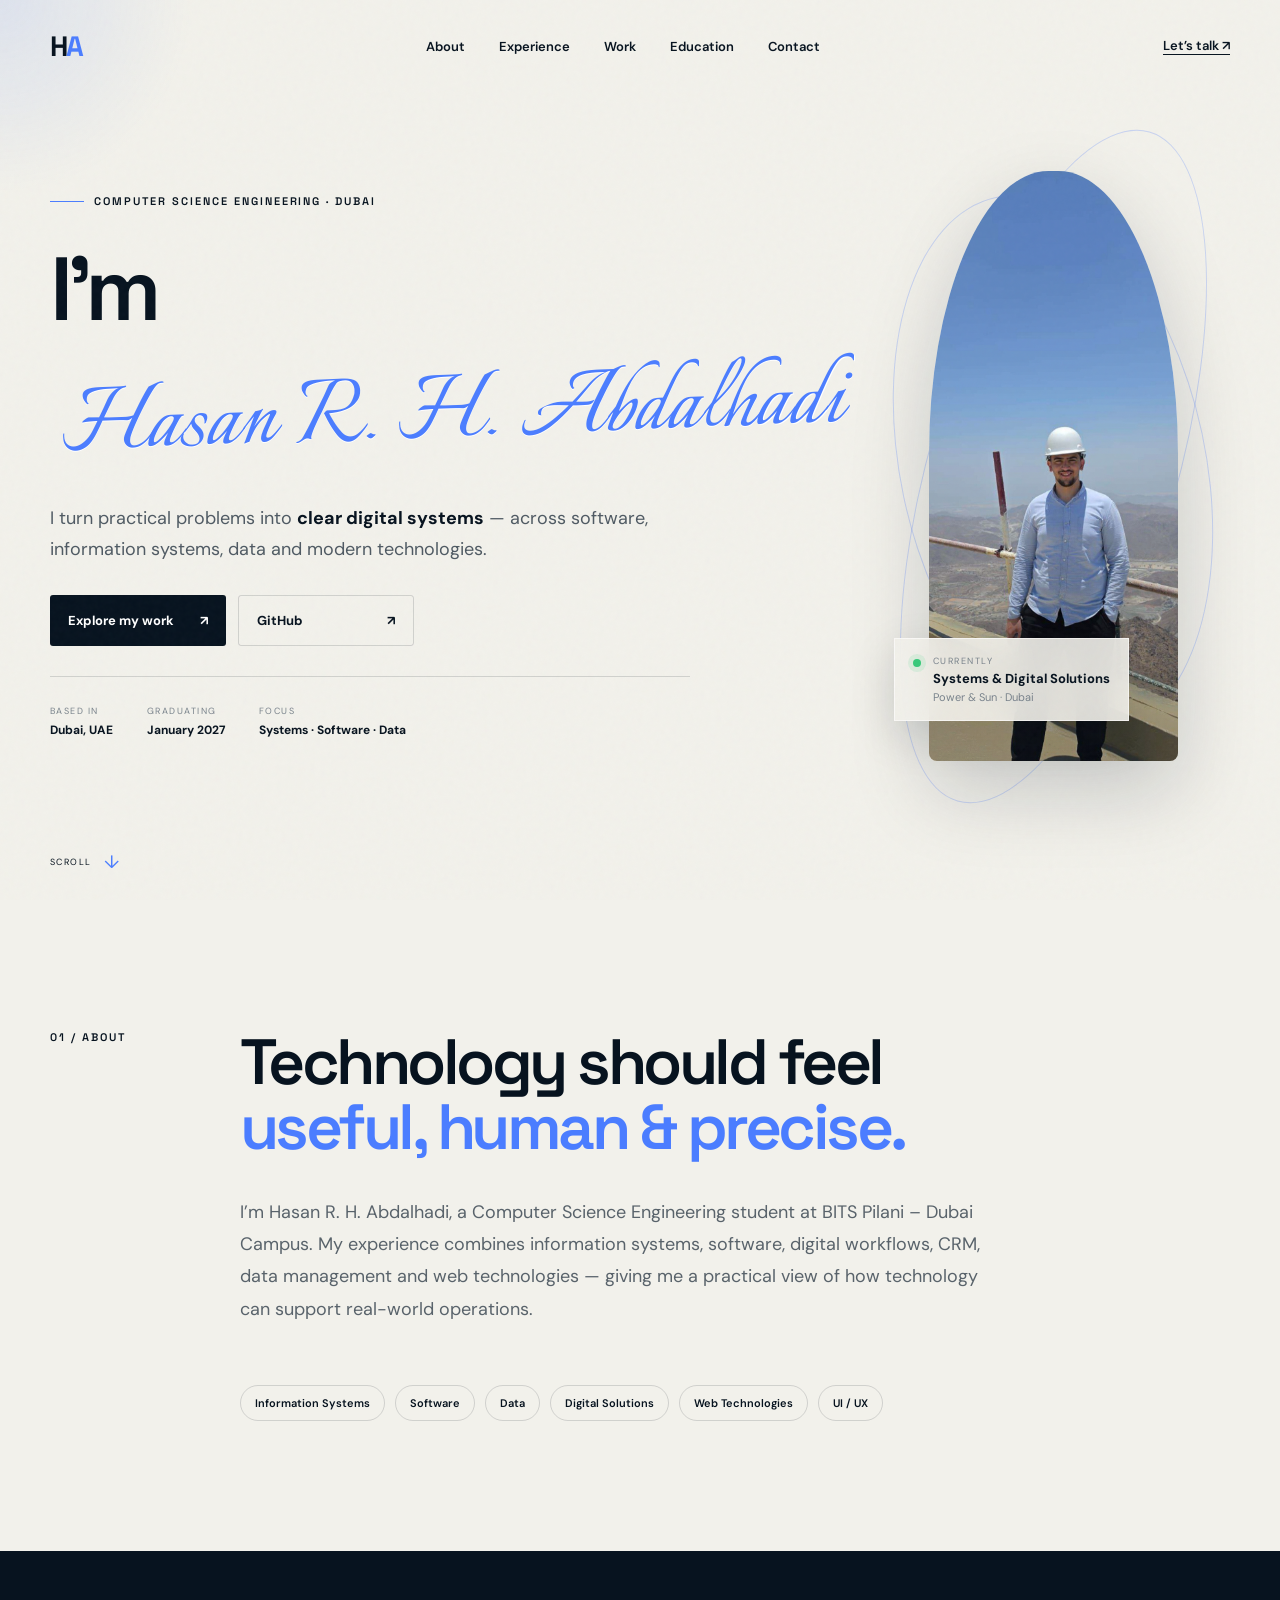
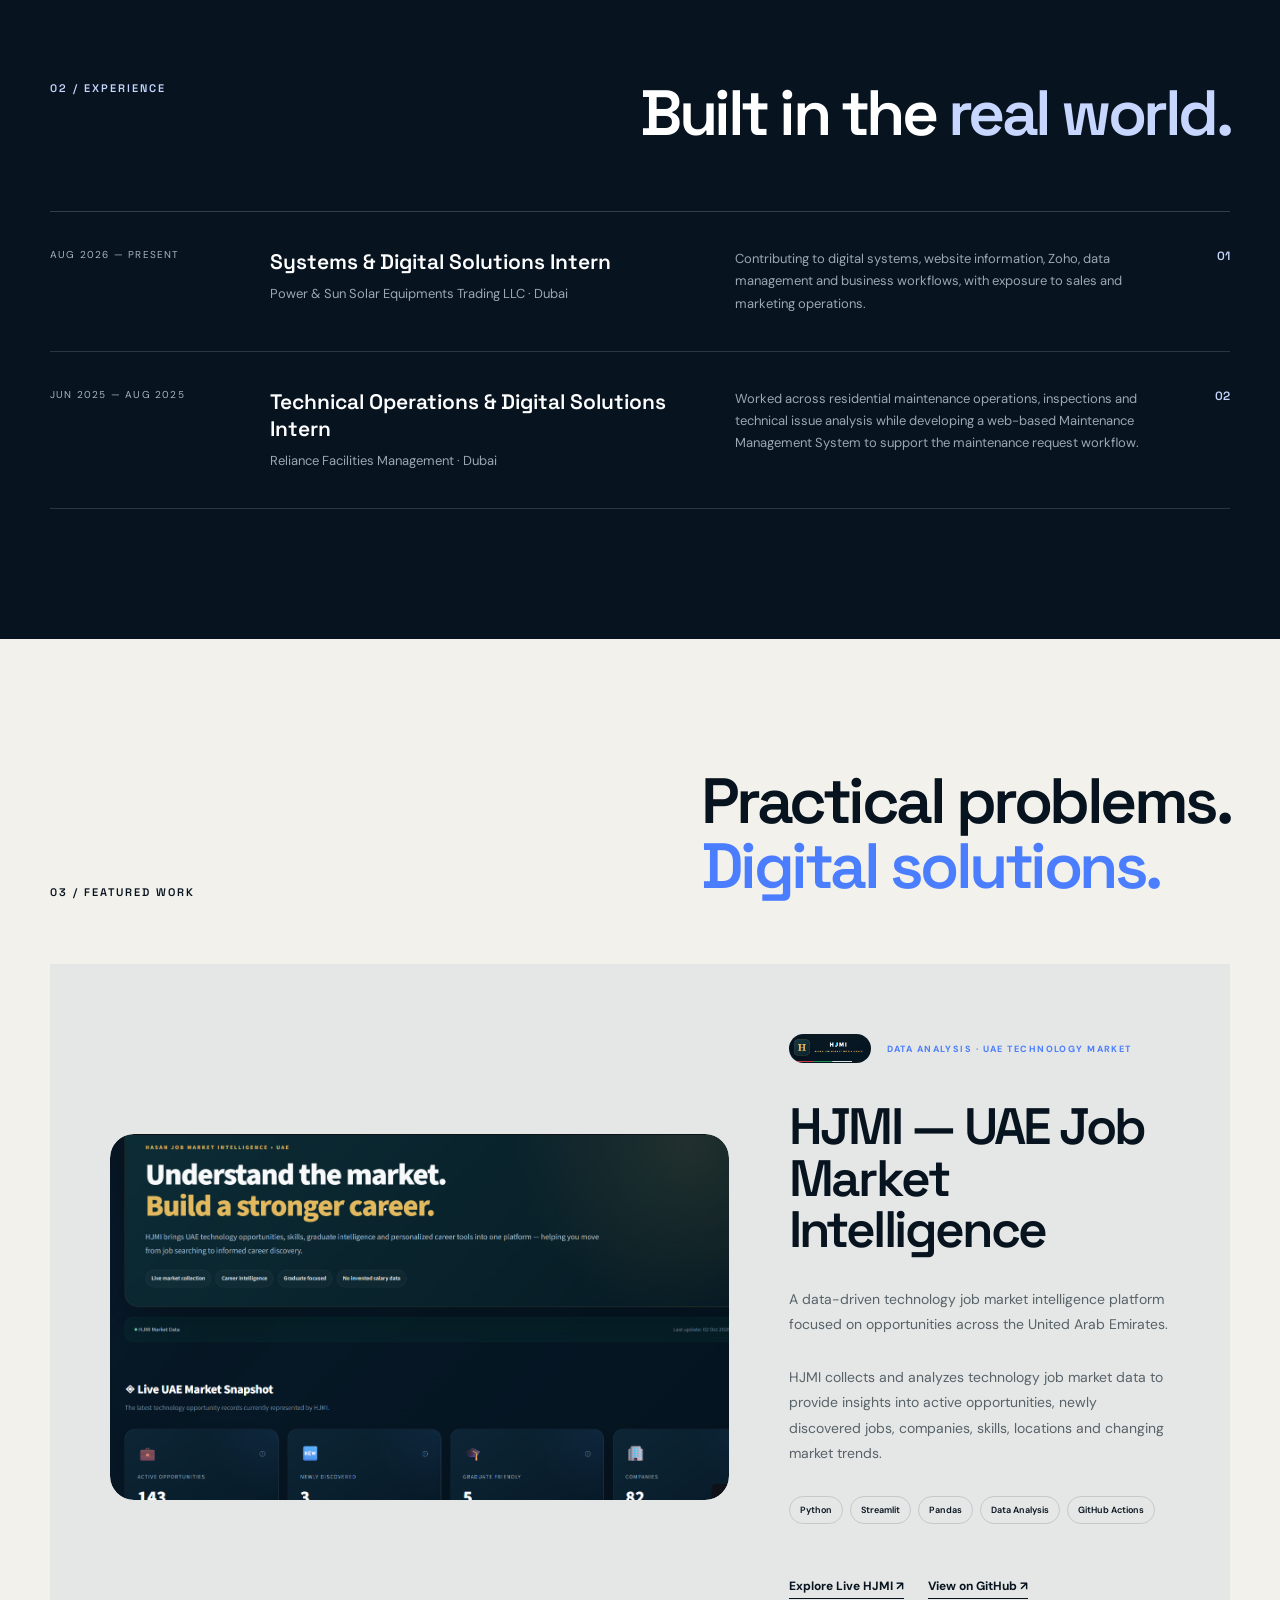
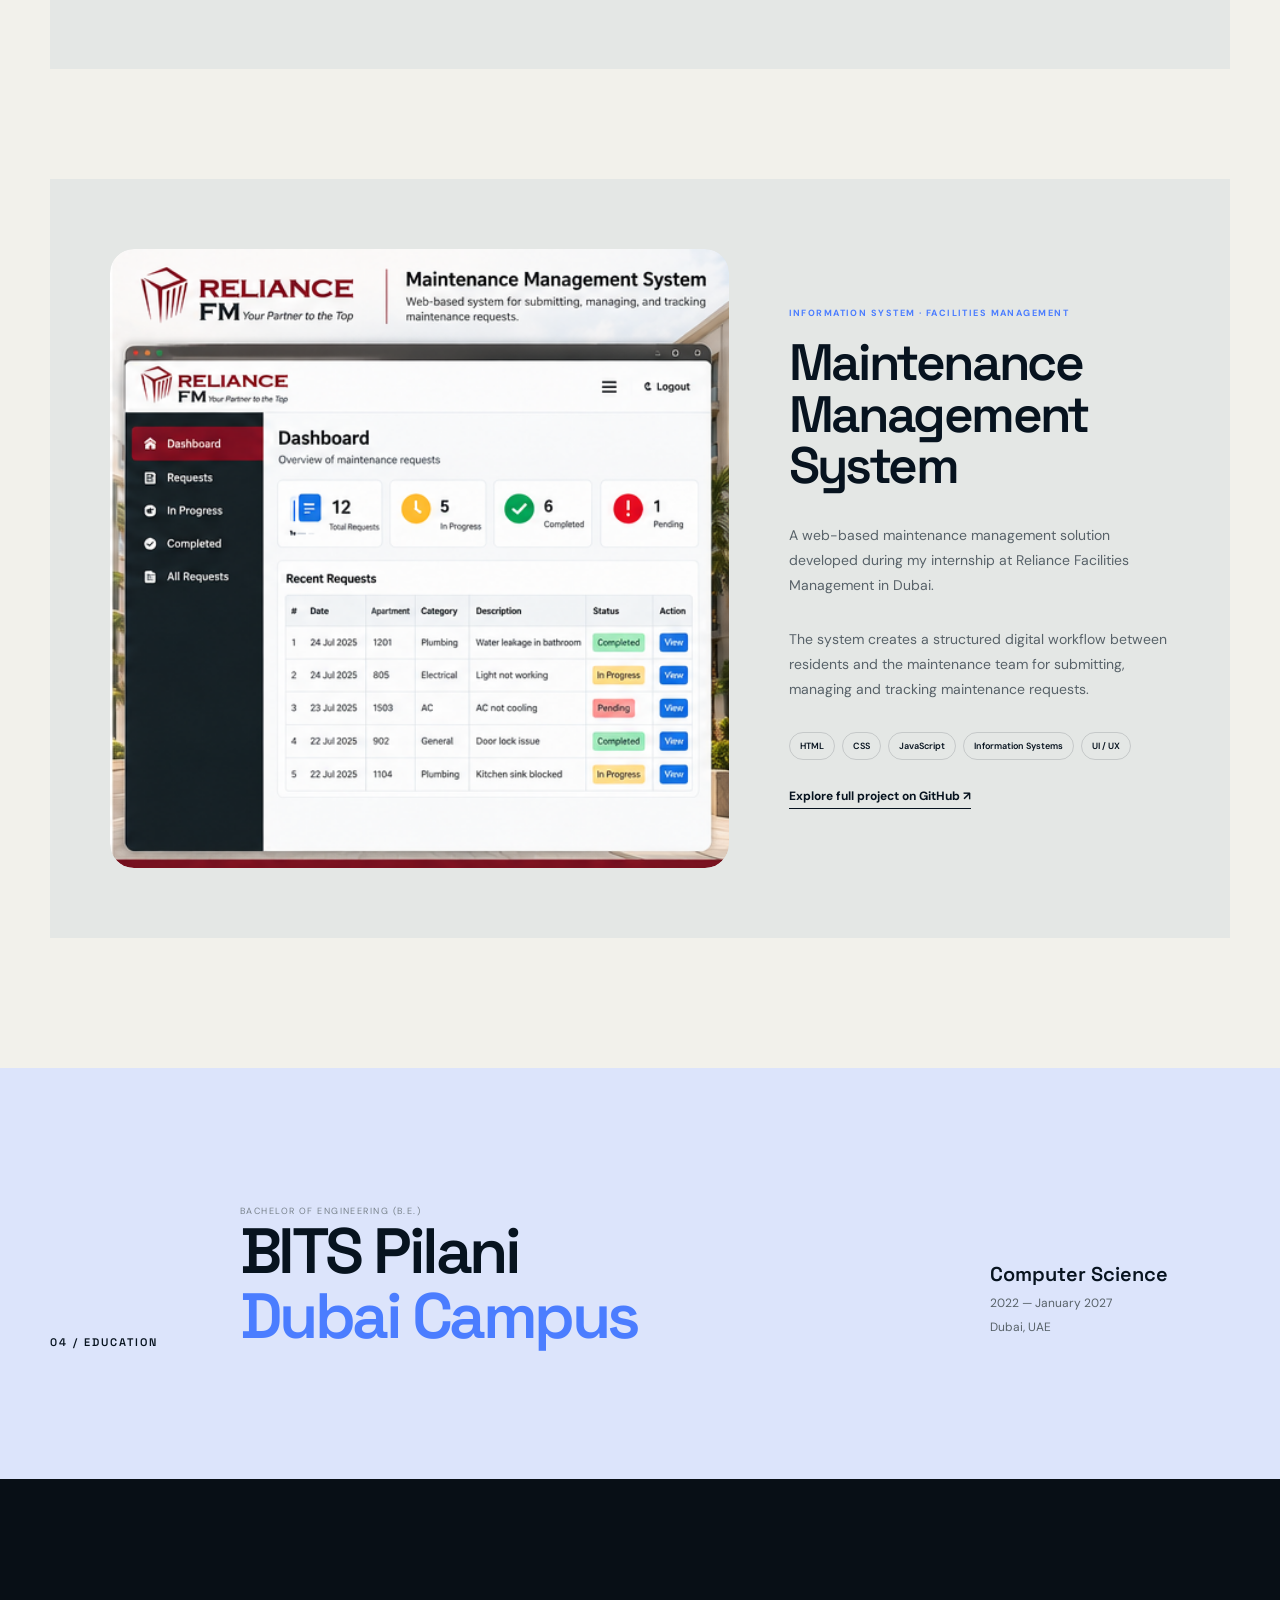
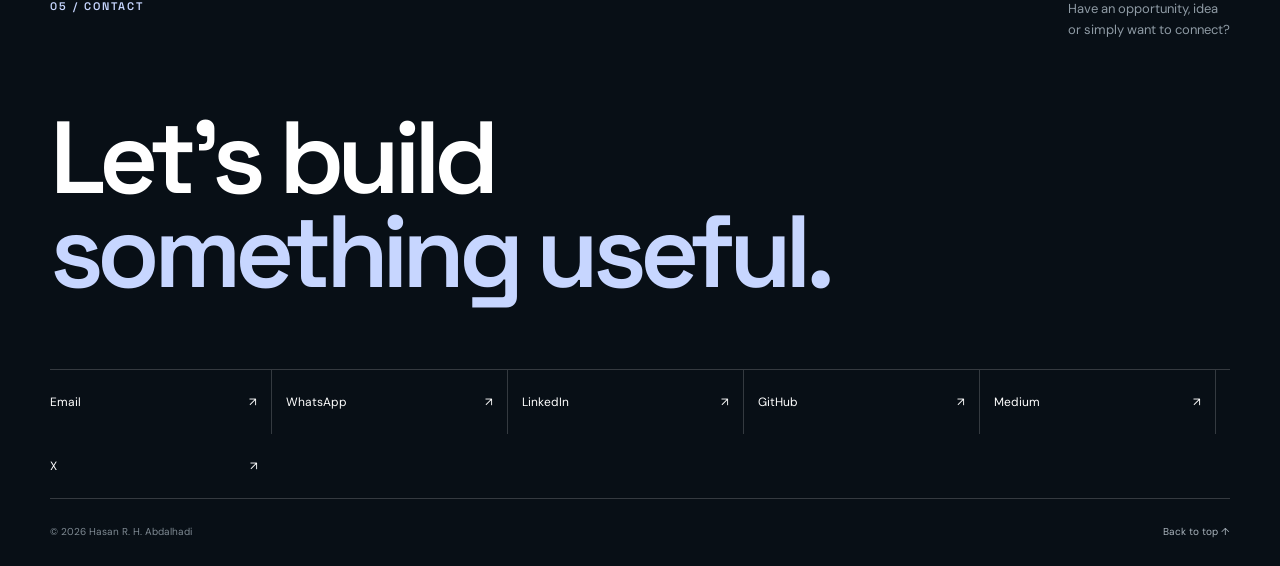
<file: index.html>
<!doctype html>
<html lang="en">

<head>
  <meta charset="utf-8">
  <meta name="viewport" content="width=device-width, initial-scale=1">

  <!-- =========================
       PRIMARY SEO
  ========================== -->

  <title>Hasan R. H. Abdalhadi | Computer Science Engineering</title>

  <meta
    name="description"
    content="Official portfolio of Hasan R. H. Abdalhadi, Computer Science Engineering student at BITS Pilani Dubai. Projects in software, information systems, data, digital technologies and UAE job market intelligence.">

  <meta name="author" content="Hasan R. H. Abdalhadi">
  <meta name="robots" content="index, follow">

  <link rel="canonical" href="https://hasanabdalhadi.github.io/">

  <!-- =========================
       OPEN GRAPH
  ========================== -->

  <meta property="og:type" content="profile">
  <meta property="og:url" content="https://hasanabdalhadi.github.io/">

  <meta
    property="og:title"
    content="Hasan R. H. Abdalhadi | Computer Science Engineering">

  <meta
    property="og:description"
    content="Computer Science Engineering student at BITS Pilani Dubai building projects across software, information systems, data and digital technologies.">

  <meta
    property="og:image"
    content="https://hasanabdalhadi.github.io/profile.jpg">

  <meta property="og:site_name" content="Hasan R. H. Abdalhadi">

  <!-- =========================
       SOCIAL PREVIEW
  ========================== -->

  <meta name="twitter:card" content="summary_large_image">

  <meta
    name="twitter:title"
    content="Hasan R. H. Abdalhadi | Computer Science Engineering">

  <meta
    name="twitter:description"
    content="Computer Science Engineering student at BITS Pilani Dubai | Information Systems, Software, Data & Digital Technologies.">

  <meta
    name="twitter:image"
    content="https://hasanabdalhadi.github.io/profile.jpg">

  <!-- =========================
       PERSON STRUCTURED DATA
  ========================== -->

  <script type="application/ld+json">
  {
    "@context": "https://schema.org",
    "@type": "Person",
    "@id": "https://hasanabdalhadi.github.io/#person",

    "name": "Hasan R. H. Abdalhadi",

    "alternateName": [
      "Hasan R H Abdalhadi",
      "Hasan Abdalhadi"
    ],

    "url": "https://hasanabdalhadi.github.io/",

    "image": {
      "@type": "ImageObject",
      "url": "https://hasanabdalhadi.github.io/profile.jpg"
    },

    "description": "Hasan R. H. Abdalhadi is a Computer Science Engineering student at BITS Pilani Dubai with interests and experience in information systems, software, data and digital technologies.",

    "jobTitle": "Computer Science Engineering Student",

    "alumniOf": {
      "@type": "CollegeOrUniversity",
      "name": "BITS Pilani – Dubai Campus"
    },

    "sameAs": [
      "https://www.linkedin.com/in/hasan-r-h-abdalhadi-56889a212",
      "https://github.com/hasanabdalhadi",
      "https://medium.com/@hasanabdalhadi",
      "https://x.com/4_asnn"
    ],

    "knowsAbout": [
      "Computer Science",
      "Information Systems",
      "Software Development",
      "Data Analysis",
      "Data Management",
      "Digital Technologies",
      "UAE Technology Job Market",
      "Web Technologies",
      "UI/UX"
    ]
  }
  </script>

  <!-- =========================
       HJMI PROJECT STRUCTURED DATA
  ========================== -->

  <script type="application/ld+json">
  {
    "@context": "https://schema.org",
    "@type": "SoftwareApplication",
    "name": "HJMI — UAE Job Market Intelligence",
    "alternateName": "Hasan Job Market Intelligence",
    "url": "https://hjmi-uae.streamlit.app/",
    "applicationCategory": "Data Analysis Application",
    "operatingSystem": "Web",
    "description": "HJMI is a data-driven platform developed by Hasan R. H. Abdalhadi for exploring technology job opportunities, skills, companies, locations and market trends in the United Arab Emirates.",
    "author": {
      "@type": "Person",
      "@id": "https://hasanabdalhadi.github.io/#person",
      "name": "Hasan R. H. Abdalhadi"
    },
    "image": "https://hasanabdalhadi.github.io/hjmi-dashboard.png",
    "codeRepository": "https://github.com/hasanabdalhadi/uae-job-market-analysis"
  }
  </script>

  <!-- =========================
       FONTS & STYLES
  ========================== -->

  <link rel="preconnect" href="https://fonts.googleapis.com">
  <link rel="preconnect" href="https://fonts.gstatic.com" crossorigin>

  <link
    href="https://fonts.googleapis.com/css2?family=DM+Sans:wght@400;500;600;700&family=Italianno&family=Space+Grotesk:wght@500;600;700&display=swap"
    rel="stylesheet">

  <link rel="stylesheet" href="style.css">

  <style>
    .project-image-link {
      display: block;
      width: 100%;
      overflow: hidden;
      border-radius: 24px;
      text-decoration: none;
    }

    .project-image {
      display: block;
      width: 100%;
      height: auto;
      border-radius: 24px;
      transition: transform 0.5s ease, filter 0.5s ease;
    }

    .project-image-link:hover .project-image {
      transform: scale(1.025);
      filter: brightness(1.05);
    }

    .hjmi-project {
      margin-bottom: 110px;
    }

    .hjmi-brand {
      display: flex;
      align-items: center;
      gap: 16px;
      margin-bottom: 20px;
    }

    .hjmi-logo {
      width: 82px;
      height: auto;
      border-radius: 16px;
      display: block;
    }

    .project-links {
      display: flex;
      flex-wrap: wrap;
      align-items: center;
      gap: 24px;
      margin-top: 26px;
    }
  </style>

</head>

<body>

<div class="noise"></div>
<div class="cursor-glow" id="glow"></div>

<!-- =========================
     NAVIGATION
========================= -->

<header class="nav wrap">

  <a class="brand" href="#top">
    H<span>A</span>
  </a>

  <nav>
    <a href="#about">About</a>
    <a href="#experience">Experience</a>
    <a href="#work">Work</a>
    <a href="#education">Education</a>
    <a href="#contact">Contact</a>
  </nav>

  <a class="mini-cta" href="mailto:hassanraed01@gmail.com">
    Let’s talk ↗
  </a>

</header>

<main id="top">

<!-- =========================
     HERO
========================= -->

<section class="hero wrap">

  <div class="hero-copy reveal">

    <div class="eyebrow">
      <span></span>
      COMPUTER SCIENCE ENGINEERING · DUBAI
    </div>

    <h1>
      <span class="intro">I’m</span>
      <span class="signature">Hasan R. H. Abdalhadi</span>
    </h1>

    <p class="lead">
      I turn practical problems into
      <b>clear digital systems</b> —
      across software, information systems,
      data and modern technologies.
    </p>

    <div class="hero-actions">

      <a class="btn primary" href="#work">
        Explore my work <i>↗</i>
      </a>

      <a class="btn ghost"
         href="https://github.com/hasanabdalhadi"
         target="_blank"
         rel="noopener noreferrer">
        GitHub <i>↗</i>
      </a>

    </div>

    <div class="hero-meta">

      <div>
        <small>BASED IN</small>
        <strong>Dubai, UAE</strong>
      </div>

      <div>
        <small>GRADUATING</small>
        <strong>January 2027</strong>
      </div>

      <div>
        <small>FOCUS</small>
        <strong>Systems · Software · Data</strong>
      </div>

    </div>

  </div>

  <div class="portrait-stage reveal">

    <div class="orbit orbit-a"></div>
    <div class="orbit orbit-b"></div>

    <div class="portrait-frame">

      <img
        src="profile.jpg"
        alt="Hasan R. H. Abdalhadi - Computer Science Engineering">

      <div class="image-shade"></div>

    </div>

    <div class="floating-card">

      <span class="pulse"></span>

      <div>
        <small>CURRENTLY</small>
        <b>Systems & Digital Solutions</b>
        <em>Power & Sun · Dubai</em>
      </div>

    </div>

    <div class="vertical-note">
      BUILD · LEARN · IMPROVE · 2026
    </div>

  </div>

  <a class="scroll" href="#about">
    <span>SCROLL</span>
    <i>↓</i>
  </a>

</section>

<!-- =========================
     ABOUT
========================= -->

<section id="about" class="section wrap about-grid">

  <div class="section-tag reveal">
    01 / ABOUT
  </div>

  <div class="about-main reveal">

    <h2>
      Technology should feel<br>
      <span>useful, human & precise.</span>
    </h2>

    <p>
      I’m Hasan R. H. Abdalhadi, a Computer Science Engineering student at
      BITS Pilani – Dubai Campus.
      My experience combines information systems,
      software, digital workflows, CRM, data management
      and web technologies — giving me a practical view
      of how technology can support real-world operations.
    </p>

  </div>

  <div class="skills reveal">

    <span>Information Systems</span>
    <span>Software</span>
    <span>Data</span>
    <span>Digital Solutions</span>
    <span>Web Technologies</span>
    <span>UI / UX</span>

  </div>

</section>

<!-- =========================
     EXPERIENCE
========================= -->

<section id="experience" class="section experience">

<div class="wrap">

  <div class="section-head reveal">

    <div class="section-tag">
      02 / EXPERIENCE
    </div>

    <h2>
      Built in the
      <span>real world.</span>
    </h2>

  </div>

  <div class="timeline">

    <!-- POWER & SUN -->

    <article class="job reveal">

      <div class="job-date">
        AUG 2026 — PRESENT
      </div>

      <div class="job-title">

        <h3>
          Systems & Digital Solutions Intern
        </h3>

        <p>
          Power & Sun Solar Equipments Trading LLC · Dubai
        </p>

      </div>

      <div class="job-desc">
        Contributing to digital systems, website information,
        Zoho, data management and business workflows,
        with exposure to sales and marketing operations.
      </div>

      <div class="job-no">
        01
      </div>

    </article>

    <!-- RELIANCE -->

    <article class="job reveal">

      <div class="job-date">
        JUN 2025 — AUG 2025
      </div>

      <div class="job-title">

        <h3>
          Technical Operations & Digital Solutions Intern
        </h3>

        <p>
          Reliance Facilities Management · Dubai
        </p>

      </div>

      <div class="job-desc">
        Worked across residential maintenance operations,
        inspections and technical issue analysis while
        developing a web-based Maintenance Management System
        to support the maintenance request workflow.
      </div>

      <div class="job-no">
        02
      </div>

    </article>

  </div>

</div>

</section>

<!-- =========================
     FEATURED WORK
========================= -->

<section id="work" class="section wrap work">

  <div class="section-head reveal">

    <div class="section-tag">
      03 / FEATURED WORK
    </div>

    <h2>
      Practical problems.<br>
      <span>Digital solutions.</span>
    </h2>

  </div>

  <!-- =========================
       HJMI
  ========================== -->

  <article class="project reveal hjmi-project">

    <div class="project-visual">

      <a
        href="https://hjmi-uae.streamlit.app/"
        target="_blank"
        rel="noopener noreferrer"
        class="project-image-link">

        <img
          src="hjmi-dashboard.png"
          alt="HJMI UAE Job Market Intelligence platform developed by Hasan R. H. Abdalhadi"
          class="project-image">

      </a>

    </div>

    <div class="project-copy">

      <div class="hjmi-brand">

        <img
          src="hjmi-logo.png"
          alt="HJMI logo"
          class="hjmi-logo">

        <div class="project-kicker">
          DATA ANALYSIS · UAE TECHNOLOGY MARKET
        </div>

      </div>

      <h3>
        HJMI — UAE Job<br>
        Market Intelligence
      </h3>

      <p>
        A data-driven technology job market intelligence platform
        focused on opportunities across the United Arab Emirates.
      </p>

      <p>
        HJMI collects and analyzes technology job market data to
        provide insights into active opportunities, newly discovered
        jobs, companies, skills, locations and changing market trends.
      </p>

      <div class="tech">

        <span>Python</span>
        <span>Streamlit</span>
        <span>Pandas</span>
        <span>Data Analysis</span>
        <span>GitHub Actions</span>

      </div>

      <div class="project-links">

        <a
          class="text-link"
          href="https://hjmi-uae.streamlit.app/"
          target="_blank"
          rel="noopener noreferrer">

          Explore Live HJMI
          <i>↗</i>

        </a>

        <a
          class="text-link"
          href="https://github.com/hasanabdalhadi/uae-job-market-analysis"
          target="_blank"
          rel="noopener noreferrer">

          View on GitHub
          <i>↗</i>

        </a>

      </div>

    </div>

  </article>

  <!-- =========================
       MAINTENANCE MANAGEMENT SYSTEM
  ========================== -->

  <article class="project reveal">

    <div class="project-visual">

      <a
        href="https://github.com/hasanabdalhadi/maintenance-management-system"
        target="_blank"
        rel="noopener noreferrer"
        class="project-image-link">

        <img
          src="03-maintenance-dashboard.png"
          alt="Maintenance Management System developed by Hasan R. H. Abdalhadi"
          class="project-image">

      </a>

    </div>

    <div class="project-copy">

      <div class="project-kicker">
        INFORMATION SYSTEM · FACILITIES MANAGEMENT
      </div>

      <h3>
        Maintenance<br>
        Management System
      </h3>

      <p>
        A web-based maintenance management solution
        developed during my internship at Reliance Facilities
        Management in Dubai.
      </p>

      <p>
        The system creates a structured digital workflow
        between residents and the maintenance team for
        submitting, managing and tracking maintenance requests.
      </p>

      <div class="tech">

        <span>HTML</span>
        <span>CSS</span>
        <span>JavaScript</span>
        <span>Information Systems</span>
        <span>UI / UX</span>

      </div>

      <a
        class="text-link"
        href="https://github.com/hasanabdalhadi/maintenance-management-system"
        target="_blank"
        rel="noopener noreferrer">

        Explore full project on GitHub
        <i>↗</i>

      </a>

    </div>

  </article>

</section>

<!-- =========================
     EDUCATION
========================= -->

<section id="education" class="section education">

<div class="wrap edu-grid reveal">

  <div class="section-tag">
    04 / EDUCATION
  </div>

  <div>

    <small>
      BACHELOR OF ENGINEERING (B.E.)
    </small>

    <h2>
      BITS Pilani<br>
      <span>Dubai Campus</span>
    </h2>

  </div>

  <div class="edu-side">

    <b>
      Computer Science
    </b>

    <p>
      2022 — January 2027
    </p>

    <p>
      Dubai, UAE
    </p>

  </div>

</div>

</section>

<!-- =========================
     CONTACT
========================= -->

<section id="contact" class="contact">

<div class="wrap contact-inner reveal">

  <div class="contact-top">

    <div class="section-tag">
      05 / CONTACT
    </div>

    <p>
      Have an opportunity, idea<br>
      or simply want to connect?
    </p>

  </div>

  <h2>
    Let’s build
    <span>something useful.</span>
  </h2>

  <div class="contact-links">

    <a href="mailto:hassanraed01@gmail.com">
      Email
      <i>↗</i>
    </a>

    <a
      href="https://wa.me/971504680344"
      target="_blank"
      rel="noopener noreferrer">

      WhatsApp
      <i>↗</i>
    </a>

    <a
      href="https://www.linkedin.com/in/hasan-r-h-abdalhadi-56889a212"
      target="_blank"
      rel="noopener noreferrer">

      LinkedIn
      <i>↗</i>
    </a>

    <a
      href="https://github.com/hasanabdalhadi"
      target="_blank"
      rel="noopener noreferrer">

      GitHub
      <i>↗</i>
    </a>

    <a
      href="https://medium.com/@hasanabdalhadi"
      target="_blank"
      rel="noopener noreferrer">

      Medium
      <i>↗</i>
    </a>

    <a
      href="https://x.com/4_asnn"
      target="_blank"
      rel="noopener noreferrer">

      X
      <i>↗</i>
    </a>

  </div>

  <footer>

    <span>
      © 2026 Hasan R. H. Abdalhadi
    </span>

    <a href="#top">
      Back to top ↑
    </a>

  </footer>

</div>

</section>

</main>

<script src="script.js"></script>

</body>

</html>
</file>
<file: style.css>
:root{--ink:#07131f;--paper:#f2f1eb;--blue:#4b7dff;--ice:#c7d6ff;--muted:#78828b;--line:rgba(7,19,31,.14)}*{box-sizing:border-box}html{scroll-behavior:smooth}body{margin:0;background:var(--paper);color:var(--ink);font-family:'DM Sans',Arial,sans-serif;overflow-x:hidden}.wrap{width:min(1180px,calc(100% - 48px));margin:auto}.noise{position:fixed;inset:0;pointer-events:none;opacity:.035;z-index:99;background-image:url("data:image/svg+xml,%3Csvg viewBox='0 0 180 180' xmlns='http://www.w3.org/2000/svg'%3E%3Cfilter id='n'%3E%3CfeTurbulence type='fractalNoise' baseFrequency='.9' numOctaves='3' stitchTiles='stitch'/%3E%3C/filter%3E%3Crect width='100%25' height='100%25' filter='url(%23n)' opacity='.8'/%3E%3C/svg%3E")}.cursor-glow{position:fixed;width:420px;height:420px;border-radius:50%;background:radial-gradient(circle,rgba(75,125,255,.12),transparent 65%);pointer-events:none;transform:translate(-50%,-50%);z-index:-1}.nav{height:92px;display:flex;align-items:center;justify-content:space-between;position:relative;z-index:10}.brand{font:700 28px 'Space Grotesk';text-decoration:none;color:var(--ink);letter-spacing:-2px}.brand span{color:var(--blue)}nav{display:flex;gap:34px}nav a,.mini-cta{color:var(--ink);text-decoration:none;font-size:13px;font-weight:600}.mini-cta{border-bottom:1px solid}.hero{min-height:calc(100vh - 92px);display:grid;grid-template-columns:1.05fr .95fr;align-items:center;gap:50px;position:relative;padding-bottom:60px}.eyebrow,.section-tag{font:600 11px 'Space Grotesk';letter-spacing:.18em}.eyebrow{display:flex;align-items:center;gap:10px}.eyebrow span{width:34px;height:1px;background:var(--blue)}h1{margin:24px 0 16px;line-height:.8;position:relative}.intro{display:block;font:600 clamp(54px,7vw,96px) 'Space Grotesk';letter-spacing:-.07em}.signature{display:block;font:400 clamp(72px,8.7vw,128px) 'Italianno',cursive;color:var(--blue);margin:0 0 0 12px;transform:rotate(-2deg);white-space:nowrap;text-shadow:0 1px 0 #fff}.lead{font-size:18px;line-height:1.7;max-width:610px;color:#4f5a63}.lead b{color:var(--ink)}.hero-actions{display:flex;gap:12px;margin:30px 0}.btn{display:inline-flex;align-items:center;justify-content:space-between;min-width:176px;padding:16px 18px;border-radius:3px;text-decoration:none;font-size:13px;font-weight:700}.btn i,.text-link i,.contact-links i{font-style:normal;transition:.25s}.btn:hover i,.text-link:hover i,.contact-links a:hover i{transform:translate(3px,-3px)}.primary{background:var(--ink);color:white}.ghost{border:1px solid var(--line);color:var(--ink)}.hero-meta{display:flex;gap:34px;padding-top:28px;border-top:1px solid var(--line);max-width:640px}.hero-meta div{display:grid;gap:5px}.hero-meta small,.floating-card small,.education small{font-size:9px;letter-spacing:.16em;color:var(--muted)}.hero-meta strong{font-size:12px}.portrait-stage{height:670px;position:relative;display:flex;align-items:center;justify-content:center}.portrait-frame{width:78%;height:88%;position:relative;overflow:hidden;border-radius:48% 48% 8px 8px;box-shadow:0 30px 80px rgba(7,19,31,.18);z-index:2}.portrait-frame img{width:100%;height:100%;object-fit:cover;object-position:50% 64%;transform:scale(1.03)}.image-shade{position:absolute;inset:0;background:linear-gradient(to top,rgba(7,19,31,.3),transparent 42%)}.orbit{position:absolute;border:1px solid rgba(75,125,255,.25);border-radius:50%;z-index:1}.orbit-a{width:96%;height:82%;transform:rotate(-12deg)}.orbit-b{width:78%;height:104%;transform:rotate(16deg)}.floating-card{position:absolute;z-index:4;left:0;bottom:80px;background:rgba(242,241,235,.9);backdrop-filter:blur(14px);padding:16px 18px;display:flex;gap:12px;align-items:flex-start;box-shadow:0 15px 45px rgba(7,19,31,.14);border:1px solid rgba(255,255,255,.6)}.floating-card div{display:grid;gap:3px}.floating-card b{font-size:13px}.floating-card em{font-style:normal;font-size:11px;color:var(--muted)}.pulse{width:8px;height:8px;border-radius:50%;background:#37c979;box-shadow:0 0 0 5px rgba(55,201,121,.12);margin-top:4px}.vertical-note{position:absolute;right:-22px;top:50%;transform:rotate(90deg);font-size:9px;letter-spacing:.2em;color:var(--muted)}.scroll{position:absolute;bottom:26px;left:0;display:flex;gap:12px;align-items:center;color:var(--ink);text-decoration:none;font-size:9px;letter-spacing:.16em}.scroll i{font-style:normal;color:var(--blue);font-size:18px}.section{padding:130px 0}.about-grid{display:grid;grid-template-columns:160px 1fr;gap:30px}.about-main h2,.section-head h2,.education h2{font:600 clamp(42px,5vw,72px) 'Space Grotesk';letter-spacing:-.055em;line-height:1.02;margin:0}.about-main h2 span,.section-head h2 span,.education h2 span{color:var(--blue)}.about-main p{font-size:18px;line-height:1.8;color:#59636b;max-width:760px;margin:35px 0 0}.skills{grid-column:2;display:flex;flex-wrap:wrap;gap:10px;margin-top:30px}.skills span,.tech span{padding:10px 14px;border:1px solid var(--line);border-radius:100px;font-size:11px;font-weight:600}.experience{background:var(--ink);color:white}.section-head{display:flex;justify-content:space-between;align-items:flex-start;margin-bottom:65px}.experience .section-tag{color:var(--ice)}.experience .section-head h2 span{color:var(--ice)}.timeline{border-top:1px solid rgba(255,255,255,.18)}.job{display:grid;grid-template-columns:190px 1.05fr 1fr 50px;gap:30px;padding:36px 0;border-bottom:1px solid rgba(255,255,255,.15);align-items:start}.job-date{font-size:10px;letter-spacing:.12em;color:#a9b4bd}.job h3{margin:0 0 8px;font:600 21px 'Space Grotesk'}.job-title p,.job-desc{margin:0;color:#9ba8b2;font-size:13px;line-height:1.7}.job-no{font:600 12px 'Space Grotesk';color:var(--ice);text-align:right}.work .section-head{align-items:end}.project{display:grid;grid-template-columns:1.15fr .85fr;background:#e4e7e5;min-height:570px}.project-visual{padding:70px 0 70px 60px;display:flex;align-items:center;overflow:hidden}.browser{width:700px;background:#f7f8f6;box-shadow:0 25px 60px rgba(7,19,31,.18);border-radius:10px;overflow:hidden;transform:rotate(-2deg)}.browser-top{height:40px;background:#fff;border-bottom:1px solid #ddd;display:flex;align-items:center;gap:6px;padding:0 14px}.browser-top i{width:7px;height:7px;background:#c7c7c7;border-radius:50%}.browser-top span{font-size:8px;color:#999;margin-left:10px}.dash{height:330px;display:grid;grid-template-columns:110px 1fr}.dash aside{background:#0b1a27;color:white;padding:20px 12px;display:flex;flex-direction:column;gap:18px;font-size:8px}.dash aside b{font-size:20px;color:var(--ice)}.dash-main{padding:28px}.dash-main small{font-size:7px;color:#8c969d}.dash-main h4{font:600 24px 'Space Grotesk';margin:5px 0 22px}.stats{display:grid;grid-template-columns:repeat(3,1fr);gap:8px}.stats div{background:white;padding:14px;display:grid}.stats b{font:600 20px 'Space Grotesk'}.stats span{font-size:7px;color:#8d969b}.rows{margin-top:18px;display:grid;gap:7px}.rows i{height:28px;background:white;border-radius:3px}.project-copy{padding:70px 60px;display:flex;flex-direction:column;justify-content:center}.project-kicker{font-size:9px;letter-spacing:.16em;color:var(--blue);font-weight:700}.project-copy h3{font:600 clamp(34px,4vw,54px) 'Space Grotesk';letter-spacing:-.05em;line-height:1;margin:18px 0}.project-copy p{font-size:14px;line-height:1.8;color:#586269}.tech{display:flex;flex-wrap:wrap;gap:7px;margin:16px 0 28px}.tech span{padding:7px 10px;font-size:9px}.text-link{color:var(--ink);font-weight:700;font-size:12px;text-decoration:none;border-bottom:1px solid;width:max-content;padding-bottom:4px}.education{background:#dce4fb}.edu-grid{display:grid;grid-template-columns:160px 1fr 240px;gap:30px;align-items:end}.edu-side{padding-bottom:6px}.edu-side b{font:600 20px 'Space Grotesk'}.edu-side p{font-size:12px;color:#586269;margin:8px 0}.contact{background:#080f16;color:white;padding:120px 0 28px}.contact-top{display:flex;justify-content:space-between}.contact .section-tag{color:var(--ice)}.contact-top p{color:#8f9ba5;font-size:13px;line-height:1.6;margin:0}.contact h2{font:600 clamp(58px,8vw,112px) 'Space Grotesk';letter-spacing:-.065em;line-height:.92;margin:70px 0}.contact h2 span{display:block;color:var(--ice)}.contact-links{display:grid;grid-template-columns:repeat(5,1fr);border-top:1px solid rgba(255,255,255,.18);border-bottom:1px solid rgba(255,255,255,.18)}.contact-links a{color:white;text-decoration:none;padding:24px 14px 24px 0;font-size:12px;display:flex;justify-content:space-between;border-right:1px solid rgba(255,255,255,.18);margin-right:14px}.contact-links a:last-child{border:0}footer{display:flex;justify-content:space-between;padding-top:26px;color:#7f8a93;font-size:10px}footer a{color:#aab4bd;text-decoration:none}.reveal{opacity:0;transform:translateY(22px);transition:opacity .7s ease,transform .7s ease}.reveal.visible{opacity:1;transform:none}
@media(max-width:900px){.wrap{width:min(100% - 28px,1180px)}nav{display:none}.hero{grid-template-columns:1fr;padding-top:45px}.hero-copy{z-index:4}.signature{white-space:normal;font-size:72px}.portrait-stage{height:560px}.portrait-frame{width:88%}.hero-meta{gap:18px;flex-wrap:wrap}.about-grid,.edu-grid{grid-template-columns:1fr}.skills{grid-column:1}.section-tag{margin-bottom:22px}.section-head{display:block}.section-head h2{margin-top:20px}.job{grid-template-columns:1fr}.job-no{display:none}.project{grid-template-columns:1fr}.project-visual{padding:35px 0 20px 20px}.project-copy{padding:45px 28px}.edu-side{margin-top:20px}.contact-links{grid-template-columns:1fr}.contact-links a{border-right:0;border-bottom:1px solid rgba(255,255,255,.14);margin:0}.contact-top{display:block}.contact-top p{margin-top:20px}.scroll{display:none}.section{padding:90px 0}}
@media(max-width:520px){.nav{height:72px}.mini-cta{font-size:11px}.hero{min-height:auto}.intro{font-size:50px}.signature{font-size:64px;margin-left:0}.lead{font-size:16px}.hero-actions{flex-direction:column}.btn{width:100%}.portrait-stage{height:480px}.floating-card{left:5px;bottom:35px}.vertical-note{display:none}.section{padding:75px 0}.about-main h2,.section-head h2,.education h2{font-size:42px}.project-visual{padding-left:12px}.browser{width:540px}.contact h2{font-size:58px}}
</file>
